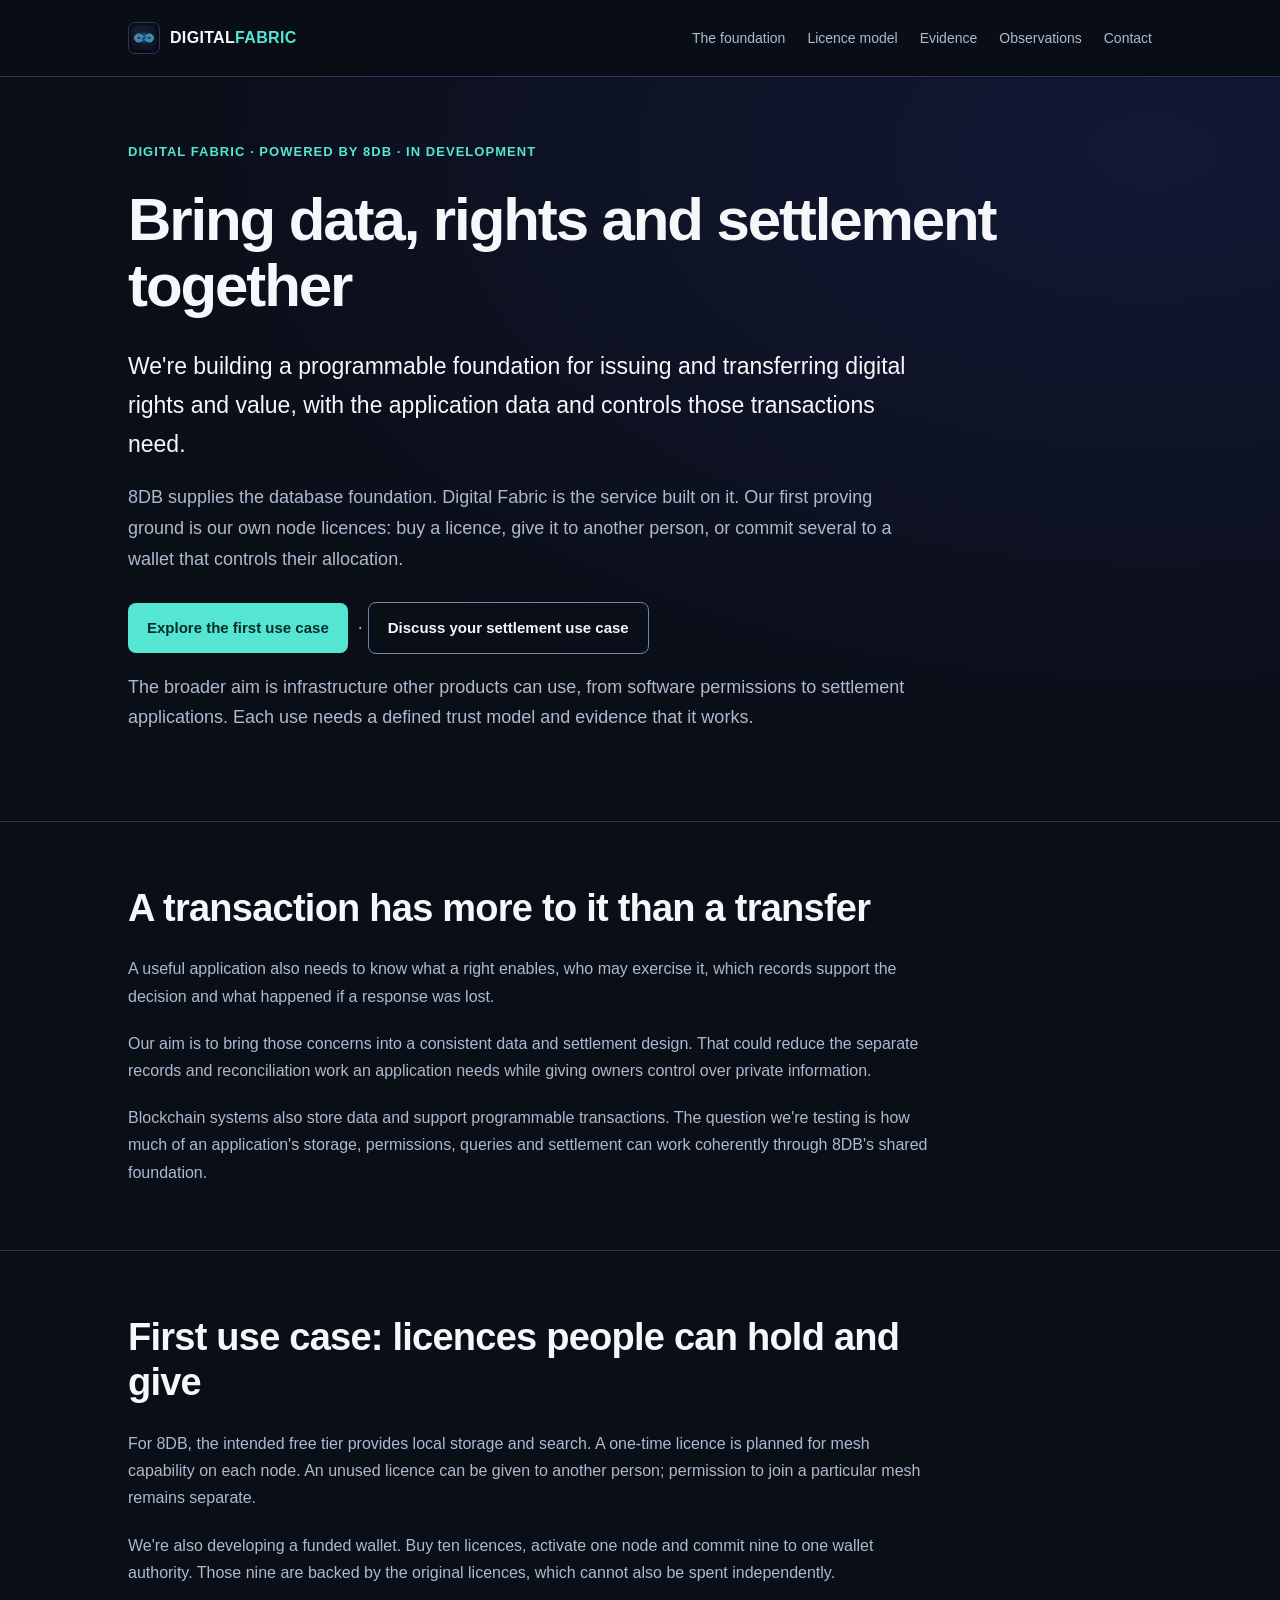
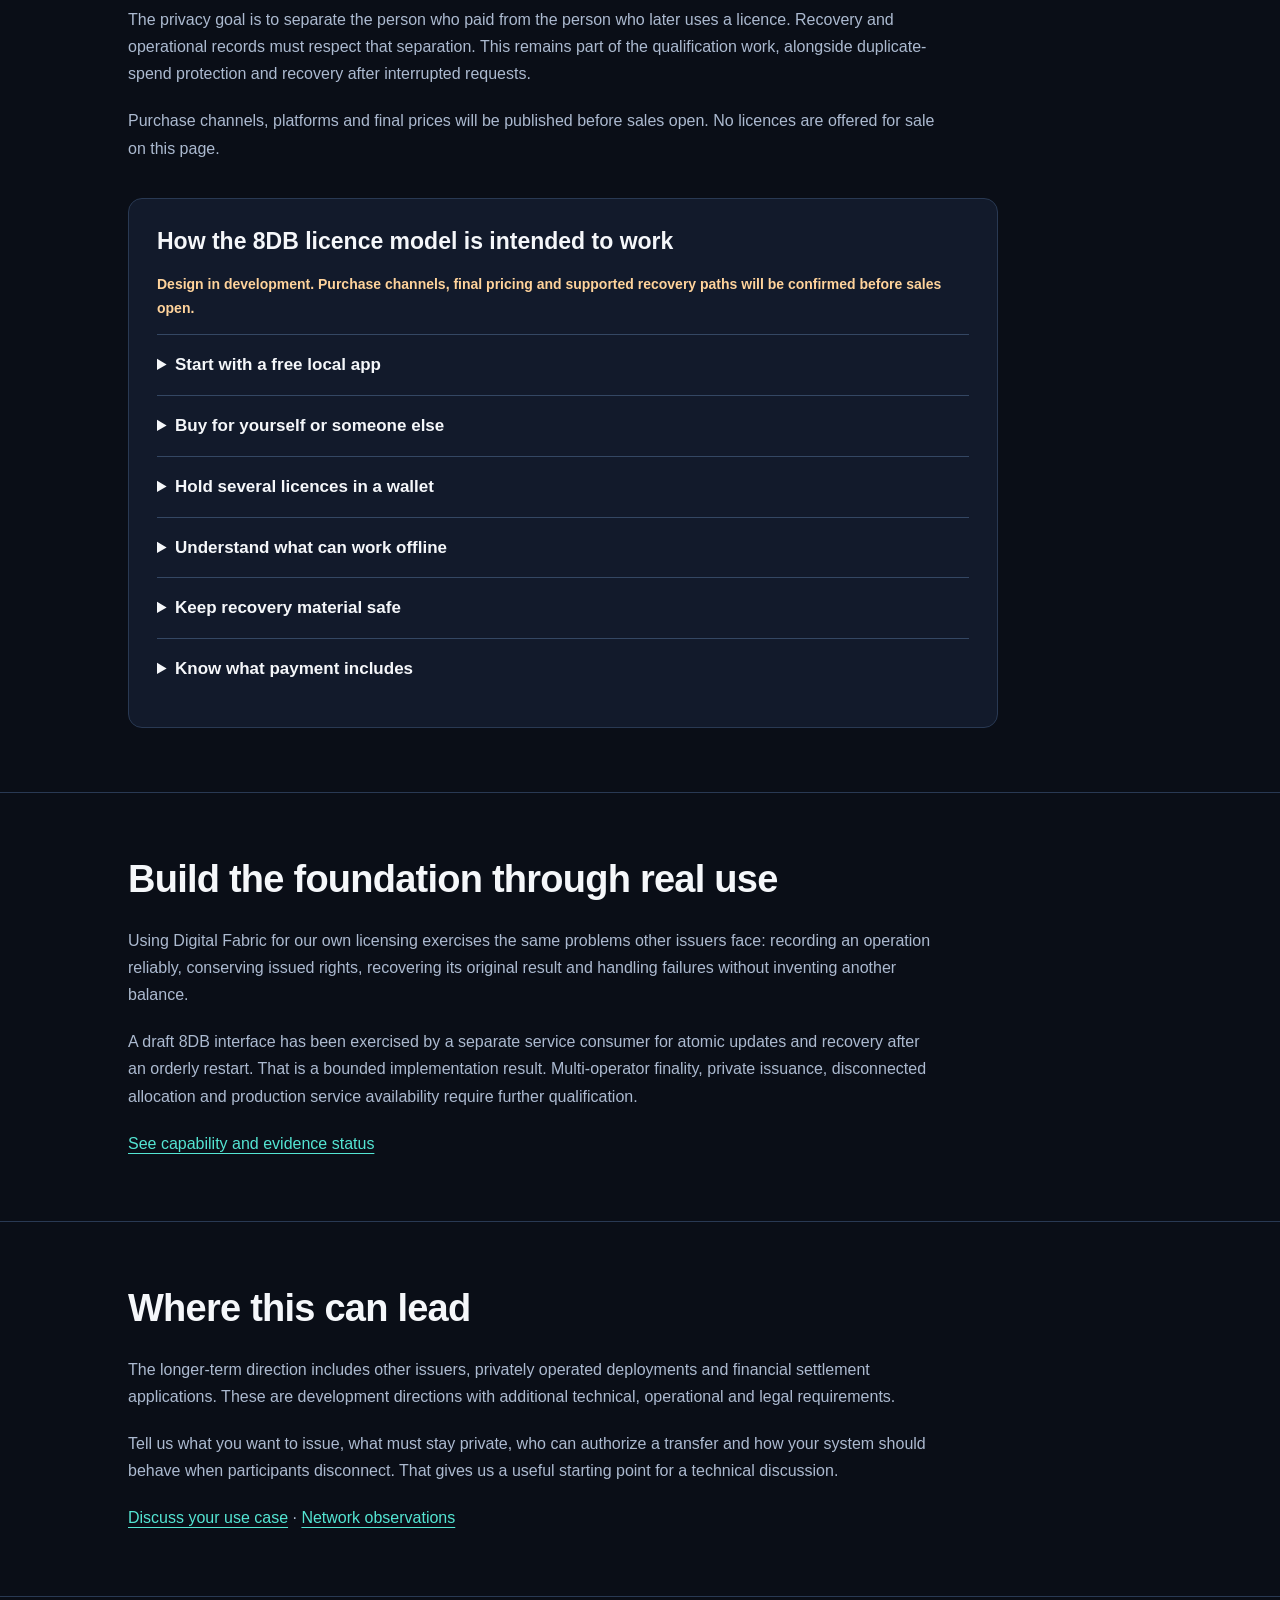
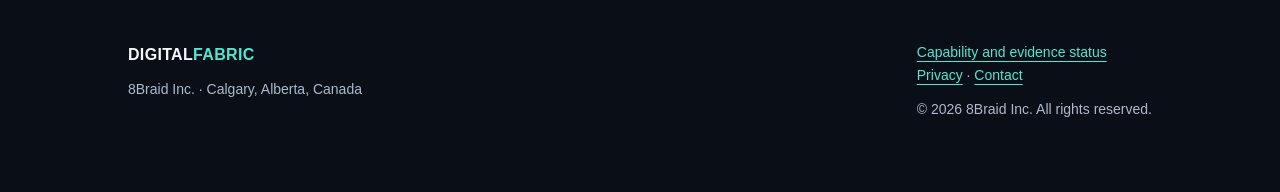
<file: index.html>
<!DOCTYPE html>
<html lang="en"><head>
<meta charset="utf-8"><meta name="viewport" content="width=device-width, initial-scale=1">
<title>Digital Fabric | Programmable data and settlement powered by 8DB</title><meta name="description" content="Explore Digital Fabric, a data and settlement foundation in development on 8DB. Node licences are our first proving ground for issuance, transfer and recovery.">
<meta name="theme-color" content="#0A0E17"><link rel="icon" href="assets/app-icon.svg" type="image/svg+xml">
<link rel="stylesheet" href="assets/css/foundation.css"><link rel="canonical" href="https://www.digital-fabric.com/">
<meta property="og:title" content="Digital Fabric | Programmable data and settlement powered by 8DB"><meta property="og:description" content="Explore Digital Fabric, a data and settlement foundation in development on 8DB. Node licences are our first proving ground for issuance, transfer and recovery."><meta property="og:type" content="website"><meta property="og:url" content="https://www.digital-fabric.com/"><meta property="og:image" content="https://www.digital-fabric.com/assets/app-icon.svg"><meta name="twitter:card" content="summary">
<script type="application/ld+json">{"@context":"https://schema.org","@graph":[{"@type":"Organization","@id":"https://8braid.com/#organization","name":"8Braid Inc.","url":"https://8braid.com/"},{"@type":"WebSite","@id":"https://www.digital-fabric.com/#website","url":"https://www.digital-fabric.com/","name":"Digital Fabric","publisher":{"@id":"https://8braid.com/#organization"}}]}</script>
</head><body><a class="skip" href="#main">Skip to content</a>
<nav aria-label="Main navigation"><div class="wrap nav-inner">
<a class="brand" href="./"><img src="assets/app-icon.svg" alt="" width="32" height="32"><span>DIGITAL<span class="brand-accent">FABRIC</span></span></a>
<ul><li><a href="index.html#substrate">The foundation</a></li><li><a href="index.html#licence-model">Licence model</a></li><li><a href="claims.html">Evidence</a></li><li><a href="explorer.html">Observations</a></li><li><a href="mailto:ashley@digital-fabric.com?subject=Digital%20Fabric%20settlement%20use%20case">Contact</a></li></ul>
</div></nav><main id="main"><header class="hero"><div class="wrap"><p class="kicker"><strong>Digital Fabric · Powered by 8DB · In development</strong></p><h1>Bring data, rights and settlement together</h1><div class="hero-copy"><p>We&#x27;re building a programmable foundation for issuing and transferring digital rights and value, with the application data and controls those transactions need.</p>
<p>8DB supplies the database foundation. Digital Fabric is the service built on it. Our first proving ground is our own node licences: buy a licence, give it to another person, or commit several to a wallet that controls their allocation.</p>
<p class="hero-actions"><a class="button primary" href="#licence-model">Explore the first use case</a> · <a class="button secondary" href="mailto:ashley@digital-fabric.com?subject=Digital%20Fabric%20settlement%20use%20case">Discuss your settlement use case</a></p>
<p>The broader aim is infrastructure other products can use, from software permissions to settlement applications. Each use needs a defined trust model and evidence that it works.</p></div></div></header><section id="substrate"><div class="wrap"><span id="why-now" class="anchor" aria-hidden="true"></span><h2>A transaction has more to it than a transfer</h2><div class="reading"><p>A useful application also needs to know what a right enables, who may exercise it, which records support the decision and what happened if a response was lost.</p>
<p>Our aim is to bring those concerns into a consistent data and settlement design. That could reduce the separate records and reconciliation work an application needs while giving owners control over private information.</p>
<p>Blockchain systems also store data and support programmable transactions. The question we&#x27;re testing is how much of an application&#x27;s storage, permissions, queries and settlement can work coherently through 8DB&#x27;s shared foundation.</p></div></div></section><section id="licence-model"><div class="wrap"><h2>First use case: licences people can hold and give</h2><div class="reading"><p>For 8DB, the intended free tier provides local storage and search. A one-time licence is planned for mesh capability on each node. An unused licence can be given to another person; permission to join a particular mesh remains separate.</p>
<p>We&#x27;re also developing a funded wallet. Buy ten licences, activate one node and commit nine to one wallet authority. Those nine are backed by the original licences, which cannot also be spent independently.</p>
<p>The privacy goal is to separate the person who paid from the person who later uses a licence. Recovery and operational records must respect that separation. This remains part of the qualification work, alongside duplicate-spend protection and recovery after interrupted requests.</p>
<p>Purchase channels, platforms and final prices will be published before sales open. No licences are offered for sale on this page.</p></div><div class="guide" id="licence-guide"><h3>How the 8DB licence model is intended to work</h3><p><strong>Design in development. Purchase channels, final pricing and supported recovery paths will be confirmed before sales open.</strong></p><details><summary>Start with a free local app</summary><div class="detail-body"><p>The planned free tier covers basic local storage and search. Mesh creation, joining and synchronization require the appropriate paid node capability. A licence to use those capabilities is separate from permission to join a particular mesh or read its data.</p></div></details><details><summary>Buy for yourself or someone else</summary><div class="detail-body"><p>The intended one-time purchase covers one node/device installation. You can apply an unused licence to your own node or give it to another person. It is not an unlimited-device purchase.</p>
<p>A QR code and a manual code are ways to pass the same claim. Copying that claim does not create additional licences. Acceptance needs a confirmed result from the responsible authority; a message being sent is not proof that activation has completed.</p>
<p>Store purchases must follow the applicable store&#x27;s rights, including restoration. The exact Apple purchase and redemption routes are still being resolved.</p></div></details><details><summary>Hold several licences in a wallet</summary><div class="detail-body"><p>The planned bulk flow is simple to describe: buy ten, use one, and commit nine to a wallet. That wallet&#x27;s authority then controls those nine allocations.</p>
<p>The distinction matters. Loading the wallet commits the original licences, so they cannot also be spent elsewhere. An available allocation, a reserved claim and an issued activation have different states. An old backup cannot reset those states or restore spent capacity.</p>
<p>A personal wallet remains separate from a corporate mesh unless you explicitly choose the relevant authority arrangement.</p></div></details><details><summary>Understand what can work offline</summary><div class="detail-body"><p>An already activated node can use its supported offline capabilities. Allocating another licence is a separate operation.</p>
<p>A local wallet authority may eventually support allocation without public internet access. That still requires a qualified way to reach the authority and prevent conflicting allocations. A copied claim alone cannot establish whether somebody else has already accepted it.</p>
<p>When the outcome is unknown, the app should let you keep the request and check it later. It should not show a completed activation or restored balance without confirmation.</p></div></details><details><summary>Keep recovery material safe</summary><div class="detail-body"><p>The intended recovery process retrieves the original result. It does not issue a fresh licence because a response was lost.</p>
<p>A purchase receipt may identify the buyer, but the buyer may have given the licence away. Recovery therefore needs the appropriate private proof. Losing a wallet key or the only usable recovery copy can prevent recovery; a support account cannot simply replace the spending authority.</p>
<p>Restoring a backup may require checking the current history before allocating more licences. Removing local files does not cancel pending transfers, recall issued licences or refund a payment.</p></div></details><details><summary>Know what payment includes</summary><div class="detail-body"><p>Before any sale, the offer will identify the licence class, number of nodes, price, currency, taxes, channel and material limits. Optional hosted relay or other services would have their own clearly stated terms and charges.</p>
<p>Refunds follow the selling channel and applicable consumer rights. Refunding a payment and reversing an anonymous allocation are different operations. No sale is offered by this explanatory page.</p>
<p><a href="mailto:ashley@digital-fabric.com?subject=8DB%20licence%20model">Ask about this model</a> · <a href="claims.html">Check capability status</a></p></div></details></div></div></section><section id="status"><div class="wrap"><h2>Build the foundation through real use</h2><div class="reading"><p>Using Digital Fabric for our own licensing exercises the same problems other issuers face: recording an operation reliably, conserving issued rights, recovering its original result and handling failures without inventing another balance.</p>
<p>A draft 8DB interface has been exercised by a separate service consumer for atomic updates and recovery after an orderly restart. That is a bounded implementation result. Multi-operator finality, private issuance, disconnected allocation and production service availability require further qualification.</p>
<p><a href="claims.html">See capability and evidence status</a></p></div></div></section><section id="contact"><div class="wrap"><h2>Where this can lead</h2><div class="reading"><p>The longer-term direction includes other issuers, privately operated deployments and financial settlement applications. These are development directions with additional technical, operational and legal requirements.</p>
<p>Tell us what you want to issue, what must stay private, who can authorize a transfer and how your system should behave when participants disconnect. That gives us a useful starting point for a technical discussion.</p>
<p><a href="mailto:ashley@digital-fabric.com?subject=Digital%20Fabric%20settlement%20use%20case">Discuss your use case</a> · <a href="explorer.html">Network observations</a></p></div></div></section></main><footer><div class="wrap footer-inner"><div><a class="brand" href="./">DIGITAL<span class="brand-accent">FABRIC</span></a><p>8Braid Inc. · Calgary, Alberta, Canada</p></div><div><a href="claims.html">Capability and evidence status</a><br><a href="privacy.html">Privacy</a> · <a href="mailto:ashley@digital-fabric.com">Contact</a><p>© 2026 8Braid Inc. All rights reserved.</p></div></div></footer>
<script defer src="/assets/js/measurement.js" data-site="digital-fabric" data-measurement-id="G-C9G5HLJGDB"></script></body></html>
</file>
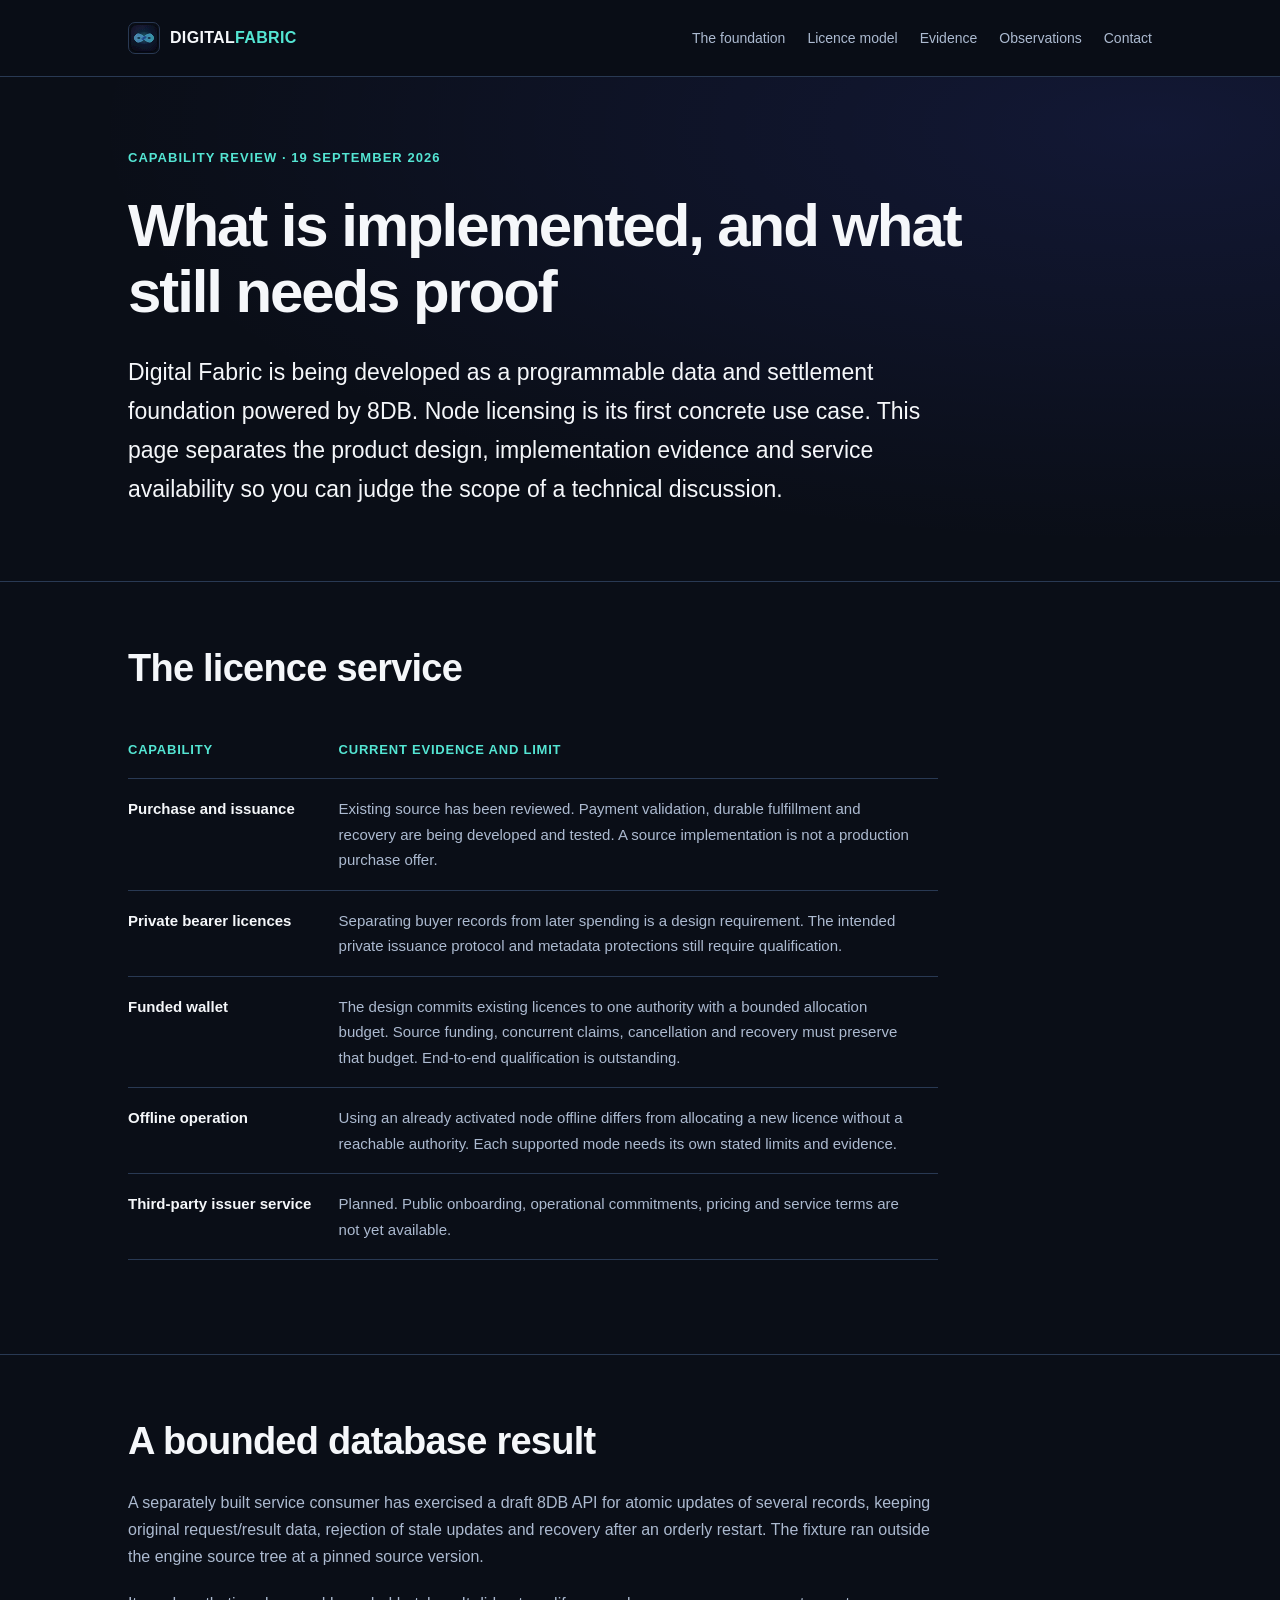
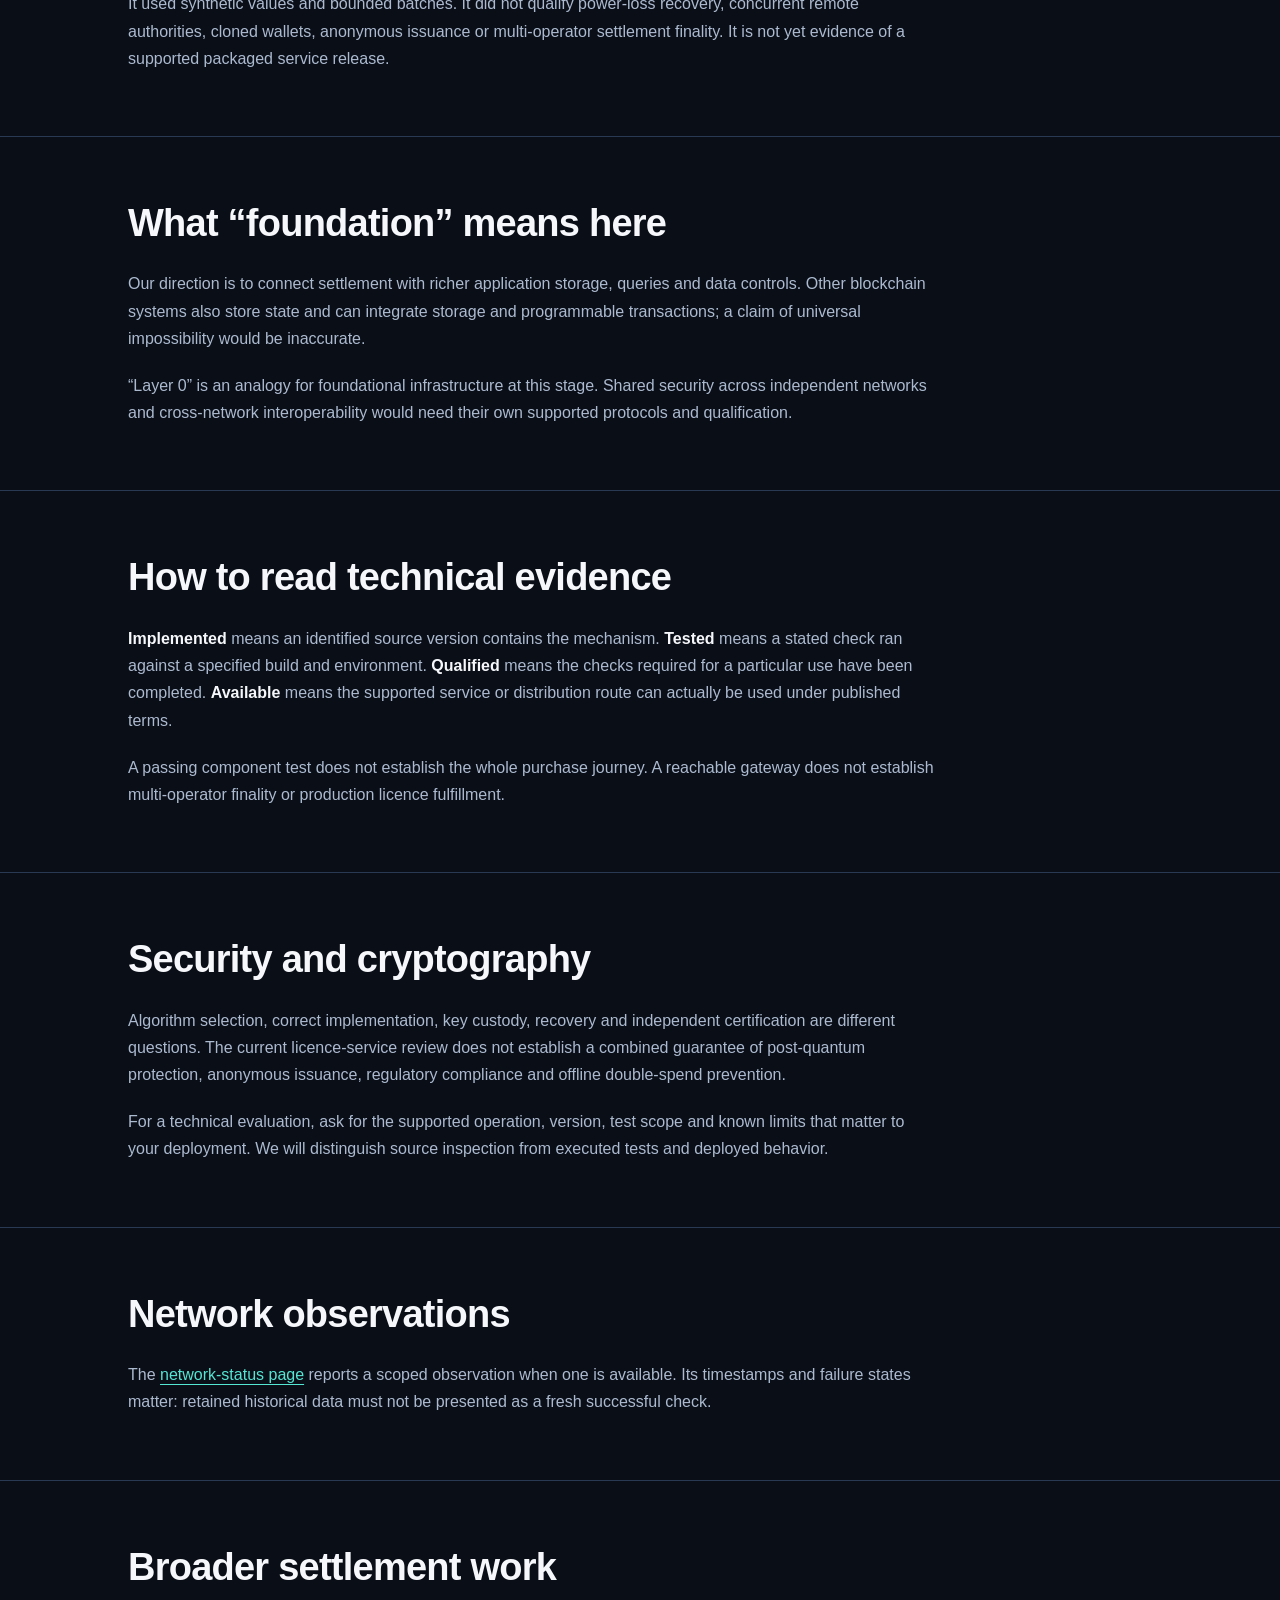
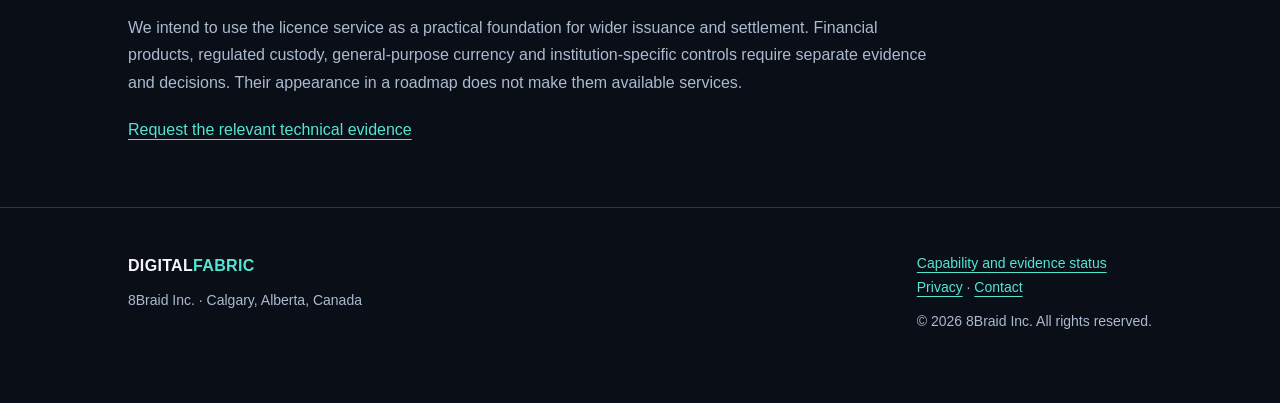
<file: claims.html>
<!DOCTYPE html>
<html lang="en"><head>
<meta charset="utf-8"><meta name="viewport" content="width=device-width, initial-scale=1">
<title>Digital Fabric | Capabilities and evidence</title><meta name="description" content="The Digital Fabric licence-service design, bounded 8DB test evidence, qualification work and availability, reviewed 19 September 2026.">
<meta name="theme-color" content="#0A0E17"><link rel="icon" href="assets/app-icon.svg" type="image/svg+xml">
<link rel="stylesheet" href="assets/css/foundation.css"><link rel="canonical" href="https://www.digital-fabric.com/claims.html">
<meta property="og:title" content="Digital Fabric | Capabilities and evidence"><meta property="og:description" content="The Digital Fabric licence-service design, bounded 8DB test evidence, qualification work and availability, reviewed 19 September 2026."><meta property="og:type" content="website"><meta property="og:url" content="https://www.digital-fabric.com/claims.html"><meta property="og:image" content="https://www.digital-fabric.com/assets/app-icon.svg"><meta name="twitter:card" content="summary">
<script type="application/ld+json">{"@context":"https://schema.org","@graph":[{"@type":"Organization","@id":"https://8braid.com/#organization","name":"8Braid Inc.","url":"https://8braid.com/"},{"@type":"WebSite","@id":"https://www.digital-fabric.com/#website","url":"https://www.digital-fabric.com/","name":"Digital Fabric","publisher":{"@id":"https://8braid.com/#organization"}}]}</script>
</head><body><a class="skip" href="#main">Skip to content</a>
<nav aria-label="Main navigation"><div class="wrap nav-inner">
<a class="brand" href="./"><img src="assets/app-icon.svg" alt="" width="32" height="32"><span>DIGITAL<span class="brand-accent">FABRIC</span></span></a>
<ul><li><a href="index.html#substrate">The foundation</a></li><li><a href="index.html#licence-model">Licence model</a></li><li><a href="claims.html">Evidence</a></li><li><a href="explorer.html">Observations</a></li><li><a href="mailto:ashley@digital-fabric.com?subject=Digital%20Fabric%20settlement%20use%20case">Contact</a></li></ul>
</div></nav><main id="main"><header class="hero compact"><div class="wrap"><p class="kicker"><strong>Capability review · 19 September 2026</strong></p><h1>What is implemented, and what still needs proof</h1><div class="hero-copy"><p>Digital Fabric is being developed as a programmable data and settlement foundation powered by 8DB. Node licensing is its first concrete use case. This page separates the product design, implementation evidence and service availability so you can judge the scope of a technical discussion.</p></div></div></header><section id="evidence-1"><div class="wrap"><h2>The licence service</h2><div class="reading"><div class="table-wrap"><table><caption class="sr-only">Licence service development status</caption><thead><tr><th scope="col">Capability</th><th scope="col">Current evidence and limit</th></tr></thead><tbody>
<tr><th scope="row">Purchase and issuance</th><td>Existing source has been reviewed. Payment validation, durable fulfillment and recovery are being developed and tested. A source implementation is not a production purchase offer.</td></tr>
<tr><th scope="row">Private bearer licences</th><td>Separating buyer records from later spending is a design requirement. The intended private issuance protocol and metadata protections still require qualification.</td></tr>
<tr><th scope="row">Funded wallet</th><td>The design commits existing licences to one authority with a bounded allocation budget. Source funding, concurrent claims, cancellation and recovery must preserve that budget. End-to-end qualification is outstanding.</td></tr>
<tr><th scope="row">Offline operation</th><td>Using an already activated node offline differs from allocating a new licence without a reachable authority. Each supported mode needs its own stated limits and evidence.</td></tr>
<tr><th scope="row">Third-party issuer service</th><td>Planned. Public onboarding, operational commitments, pricing and service terms are not yet available.</td></tr>
</tbody></table></div></div></div></section><section id="evidence-2"><div class="wrap"><h2>A bounded database result</h2><div class="reading"><p>A separately built service consumer has exercised a draft 8DB API for atomic updates of several records, keeping original request/result data, rejection of stale updates and recovery after an orderly restart. The fixture ran outside the engine source tree at a pinned source version.</p>
<p>It used synthetic values and bounded batches. It did not qualify power-loss recovery, concurrent remote authorities, cloned wallets, anonymous issuance or multi-operator settlement finality. It is not yet evidence of a supported packaged service release.</p></div></div></section><section id="evidence-3"><div class="wrap"><h2>What “foundation” means here</h2><div class="reading"><p>Our direction is to connect settlement with richer application storage, queries and data controls. Other blockchain systems also store state and can integrate storage and programmable transactions; a claim of universal impossibility would be inaccurate.</p>
<p>“Layer 0” is an analogy for foundational infrastructure at this stage. Shared security across independent networks and cross-network interoperability would need their own supported protocols and qualification.</p></div></div></section><section id="evidence-4"><div class="wrap"><h2>How to read technical evidence</h2><div class="reading"><p><strong>Implemented</strong> means an identified source version contains the mechanism. <strong>Tested</strong> means a stated check ran against a specified build and environment. <strong>Qualified</strong> means the checks required for a particular use have been completed. <strong>Available</strong> means the supported service or distribution route can actually be used under published terms.</p>
<p>A passing component test does not establish the whole purchase journey. A reachable gateway does not establish multi-operator finality or production licence fulfillment.</p></div></div></section><section id="evidence-5"><div class="wrap"><h2>Security and cryptography</h2><div class="reading"><p>Algorithm selection, correct implementation, key custody, recovery and independent certification are different questions. The current licence-service review does not establish a combined guarantee of post-quantum protection, anonymous issuance, regulatory compliance and offline double-spend prevention.</p>
<p>For a technical evaluation, ask for the supported operation, version, test scope and known limits that matter to your deployment. We will distinguish source inspection from executed tests and deployed behavior.</p></div></div></section><section id="evidence-6"><div class="wrap"><h2>Network observations</h2><div class="reading"><p>The <a href="explorer.html">network-status page</a> reports a scoped observation when one is available. Its timestamps and failure states matter: retained historical data must not be presented as a fresh successful check.</p></div></div></section><section id="evidence-7"><div class="wrap"><h2>Broader settlement work</h2><div class="reading"><p>We intend to use the licence service as a practical foundation for wider issuance and settlement. Financial products, regulated custody, general-purpose currency and institution-specific controls require separate evidence and decisions. Their appearance in a roadmap does not make them available services.</p>
<p><a href="mailto:ashley@digital-fabric.com?subject=Digital%20Fabric%20evidence%20request">Request the relevant technical evidence</a></p></div></div></section></main><footer><div class="wrap footer-inner"><div><a class="brand" href="./">DIGITAL<span class="brand-accent">FABRIC</span></a><p>8Braid Inc. · Calgary, Alberta, Canada</p></div><div><a href="claims.html">Capability and evidence status</a><br><a href="privacy.html">Privacy</a> · <a href="mailto:ashley@digital-fabric.com">Contact</a><p>© 2026 8Braid Inc. All rights reserved.</p></div></div></footer>
<script defer src="/assets/js/measurement.js" data-site="digital-fabric" data-measurement-id="G-C9G5HLJGDB"></script></body></html>
</file>
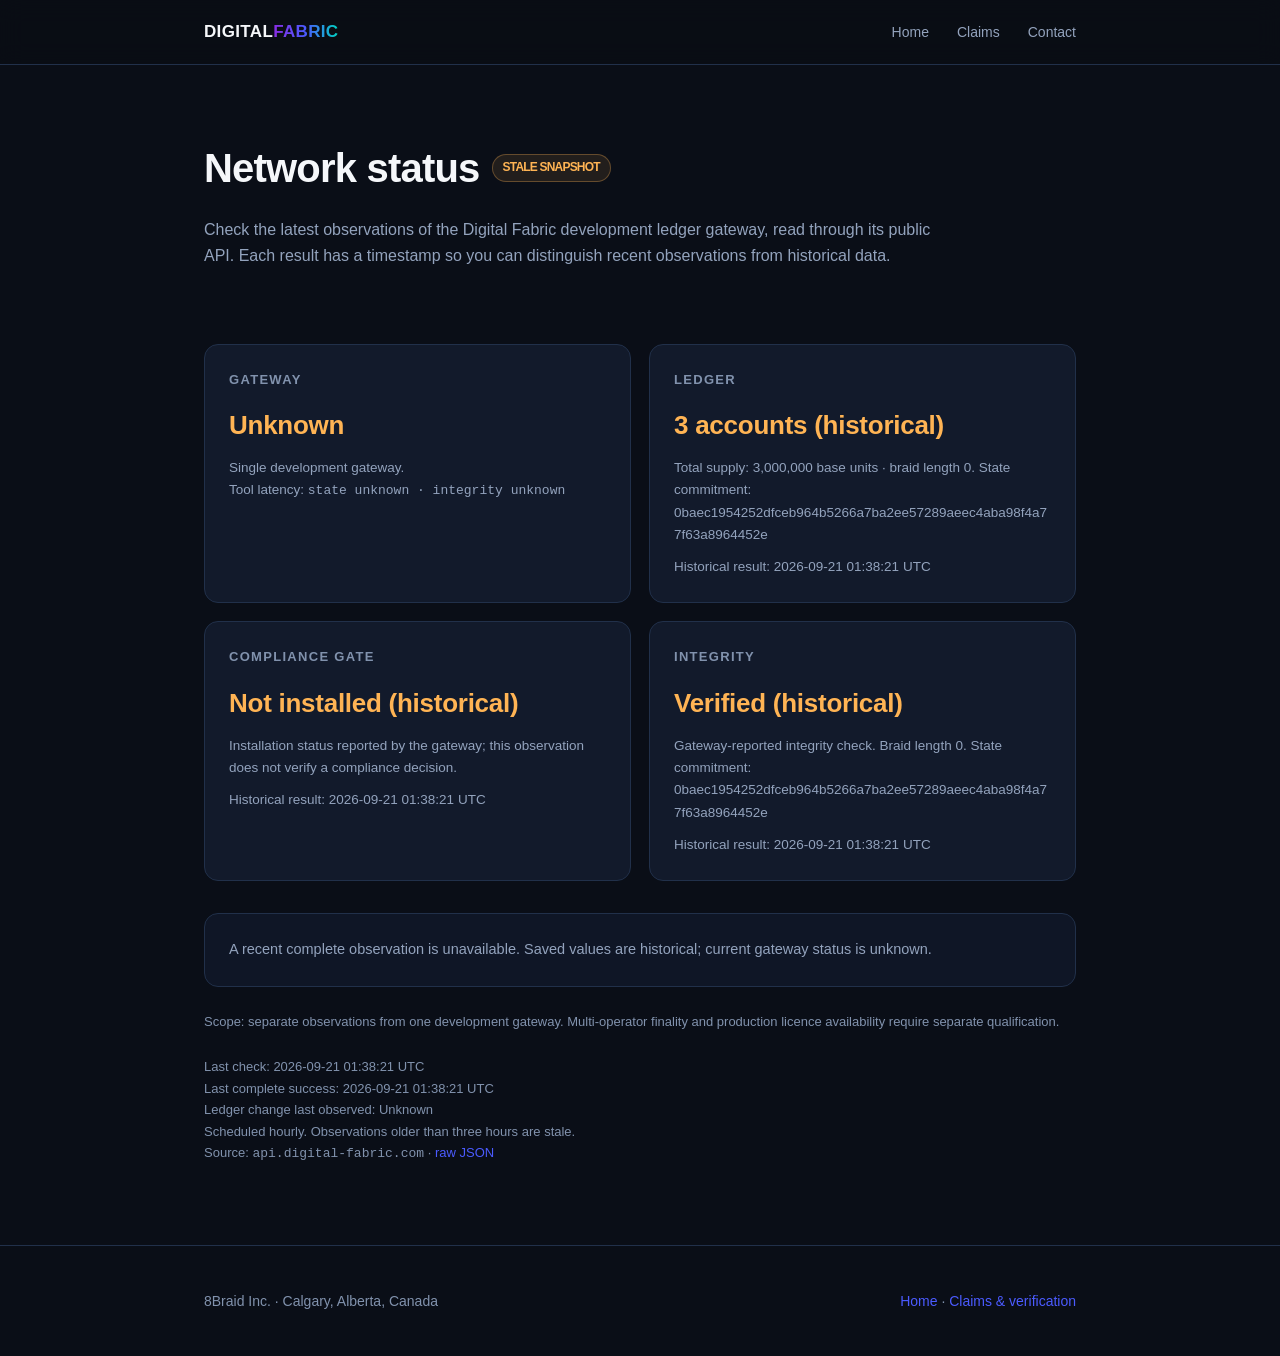
<file: explorer.html>
<!DOCTYPE html>
<html lang="en">
<head>
<meta charset="utf-8">
<meta name="viewport" content="width=device-width, initial-scale=1">
<title>Network Status: Digital Fabric</title>
<meta name="description" content="Dated observations of the Digital Fabric development ledger gateway, with explicit freshness and source information.">
<meta name="theme-color" content="#0A0E17">
<link rel="icon" href="assets/app-icon.svg" type="image/svg+xml">

<style>
:root{
  --bg:#0A0E17; --bg2:#0f1626; --panel:#121a2b; --line:#21304a;
  --text:#F5F7FA; --muted:#93a3bd; --dim:#8192ad;
  --accent:#4B5BFF; --accent2:#00D1C1; --warn:#ffb454;
}
*{margin:0;padding:0;box-sizing:border-box}
body{background:var(--bg);color:var(--text);font:16px/1.65 -apple-system,BlinkMacSystemFont,"Segoe UI",Roboto,Helvetica,Arial,sans-serif;-webkit-font-smoothing:antialiased}
a{color:var(--accent);text-decoration:none}
a:hover{text-decoration:underline}
.wrap{max-width:920px;margin:0 auto;padding:0 24px}
nav{position:sticky;top:0;background:rgba(10,14,20,.85);backdrop-filter:blur(12px);border-bottom:1px solid var(--line);z-index:10}
nav .wrap{display:flex;align-items:center;justify-content:space-between;height:64px}
.brand{font-weight:700;letter-spacing:.02em;color:var(--text);font-size:17px}
.brand span{background:linear-gradient(90deg,#8A2BE2,#4B5BFF,#00D1C1);-webkit-background-clip:text;background-clip:text;color:transparent}
nav ul{display:flex;gap:28px;list-style:none;align-items:center}
nav ul a{color:var(--muted);font-size:14px}
header{padding:70px 0 10px}
h1{display:flex;flex-wrap:wrap;gap:12px;align-items:center;font-size:clamp(28px,4vw,40px);letter-spacing:-.02em}
.lede{margin-top:16px;color:var(--muted);max-width:740px;font-size:16px}
section{padding:36px 0 80px}
.grid{display:grid;gap:18px;grid-template-columns:repeat(2,minmax(0,1fr));margin-top:28px}
.card{background:var(--panel);border:1px solid var(--line);border-radius:14px;padding:24px}
.card h3{font-size:13px;letter-spacing:.1em;text-transform:uppercase;color:var(--dim);margin-bottom:14px;font-weight:600}
.big{font-size:26px;font-weight:700;letter-spacing:-.01em}
.big.ok{color:var(--accent2)}
.big.warn{color:var(--warn)}
.card .det{overflow-wrap:anywhere;margin-top:10px;color:var(--muted);font-size:13.5px}
.mono{font-family:ui-monospace,SFMono-Regular,Menlo,monospace;font-size:13px;word-break:break-all}
.pill{display:inline-block;font-size:12px;font-weight:600;padding:3px 10px;border-radius:999px;vertical-align:middle}
#lat{word-break:normal}
.p-ok{background:rgba(126,224,192,.12);color:var(--accent2);border:1px solid rgba(126,224,192,.35)}
.p-warn{background:rgba(255,180,84,.1);color:var(--warn);border:1px solid rgba(255,180,84,.3)}
.note{background:var(--bg2);border:1px solid var(--line);border-radius:14px;padding:24px;margin-top:32px;color:var(--muted);font-size:14.5px}
.asof{margin-top:24px;color:var(--dim);font-size:13px}
footer{border-top:1px solid var(--line);padding:44px 0;color:var(--dim);font-size:14px}
footer .wrap{display:flex;justify-content:space-between;gap:24px;flex-wrap:wrap}
@media(max-width:600px){.grid{grid-template-columns:minmax(0,1fr)}nav .wrap{height:auto;min-height:64px;flex-wrap:wrap;gap:16px;padding-top:12px;padding-bottom:12px}nav ul{gap:14px}nav ul a{font-size:13px}.brand{font-size:15px}header{padding-top:44px}}
</style>
<link rel="canonical" href="https://www.digital-fabric.com/explorer.html">
<meta property="og:title" content="Network Status: Digital Fabric"><meta property="og:description" content="Dated observations of the Digital Fabric development ledger gateway, with explicit freshness and source information."><meta property="og:type" content="website"><meta property="og:url" content="https://www.digital-fabric.com/explorer.html"><meta name="twitter:card" content="summary">
</head>
<body>

<nav>
  <div class="wrap">
    <a href="index.html" style="text-decoration:none"><div class="brand">DIGITAL<span>FABRIC</span></div></a>
    <ul>
      <li><a href="index.html">Home</a></li>
      <li><a href="claims.html">Claims</a></li>
      <li><a href="mailto:ashley@digital-fabric.com">Contact</a></li>
    </ul>
  </div>
</nav>

<header>
  <div class="wrap">
    <h1>Network status <span class="pill p-warn" id="live-pill">STATUS UNKNOWN</span></h1>
    <p class="lede">Check the latest observations of the Digital Fabric development ledger gateway, read through its public API. Each result has a timestamp so you can distinguish recent observations from historical data.</p>
  </div>
</header>

<section>
  <div class="wrap">
    <div class="grid">
      <div class="card">
        <h3>Gateway</h3>
        <div class="big warn" id="gw">Unknown</div>
        <div class="det">Single development gateway.<br>Tool latency: <span id="lat" class="mono">—</span></div>
      </div>
      <div class="card">
        <h3>Ledger</h3>
        <div class="big warn" id="ledger-status">Unknown</div>
        <div class="det" id="ledger-det">No valid observation is available.</div>
        <div class="det" id="ledger-time">Last success: Unknown</div>
      </div>
      <div class="card">
        <h3>Compliance gate</h3>
        <div class="big warn" id="gate-status">Unknown</div>
        <div class="det" id="gate-det">No valid observation is available.</div>
        <div class="det" id="gate-time">Last success: Unknown</div>
      </div>
      <div class="card">
        <h3>Integrity</h3>
        <div class="big warn" id="verify-status">Unknown</div>
        <div class="det" id="verify-det">No valid observation is available.</div>
        <div class="det" id="verify-time">Last success: Unknown</div>
      </div>
    </div>

    <div class="note" id="state-note" role="status">A recent complete observation is unavailable. Current gateway status is unknown.</div>
    <p class="asof">Scope: separate observations from one development gateway. Multi-operator finality and production licence availability require separate qualification.</p>
    <noscript><p class="note">JavaScript is required to display the saved observations. You can inspect the raw JSON below.</p></noscript>

    <div class="asof">Last check: <span id="asof">Unknown</span><br>
      Last complete success: <span id="last-success">Unknown</span><br>
      Ledger change last observed: <span id="last-change">Unknown</span><br>
      Scheduled hourly. Observations older than three hours are stale.<br>
      Source: <span class="mono">api.digital-fabric.com</span> · <a href="data/ledger-status.json">raw JSON</a></div>
  </div>
</section>

<footer>
  <div class="wrap">
    <div>8Braid Inc. · Calgary, Alberta, Canada</div>
    <div><a href="index.html">Home</a> · <a href="claims.html">Claims &amp; verification</a></div>
  </div>
</footer>

<script defer src="assets/js/ledger-status.js"></script>

<script defer src="/assets/js/measurement.js" data-site="digital-fabric" data-measurement-id="G-C9G5HLJGDB"></script>
</body>
</html>
</file>
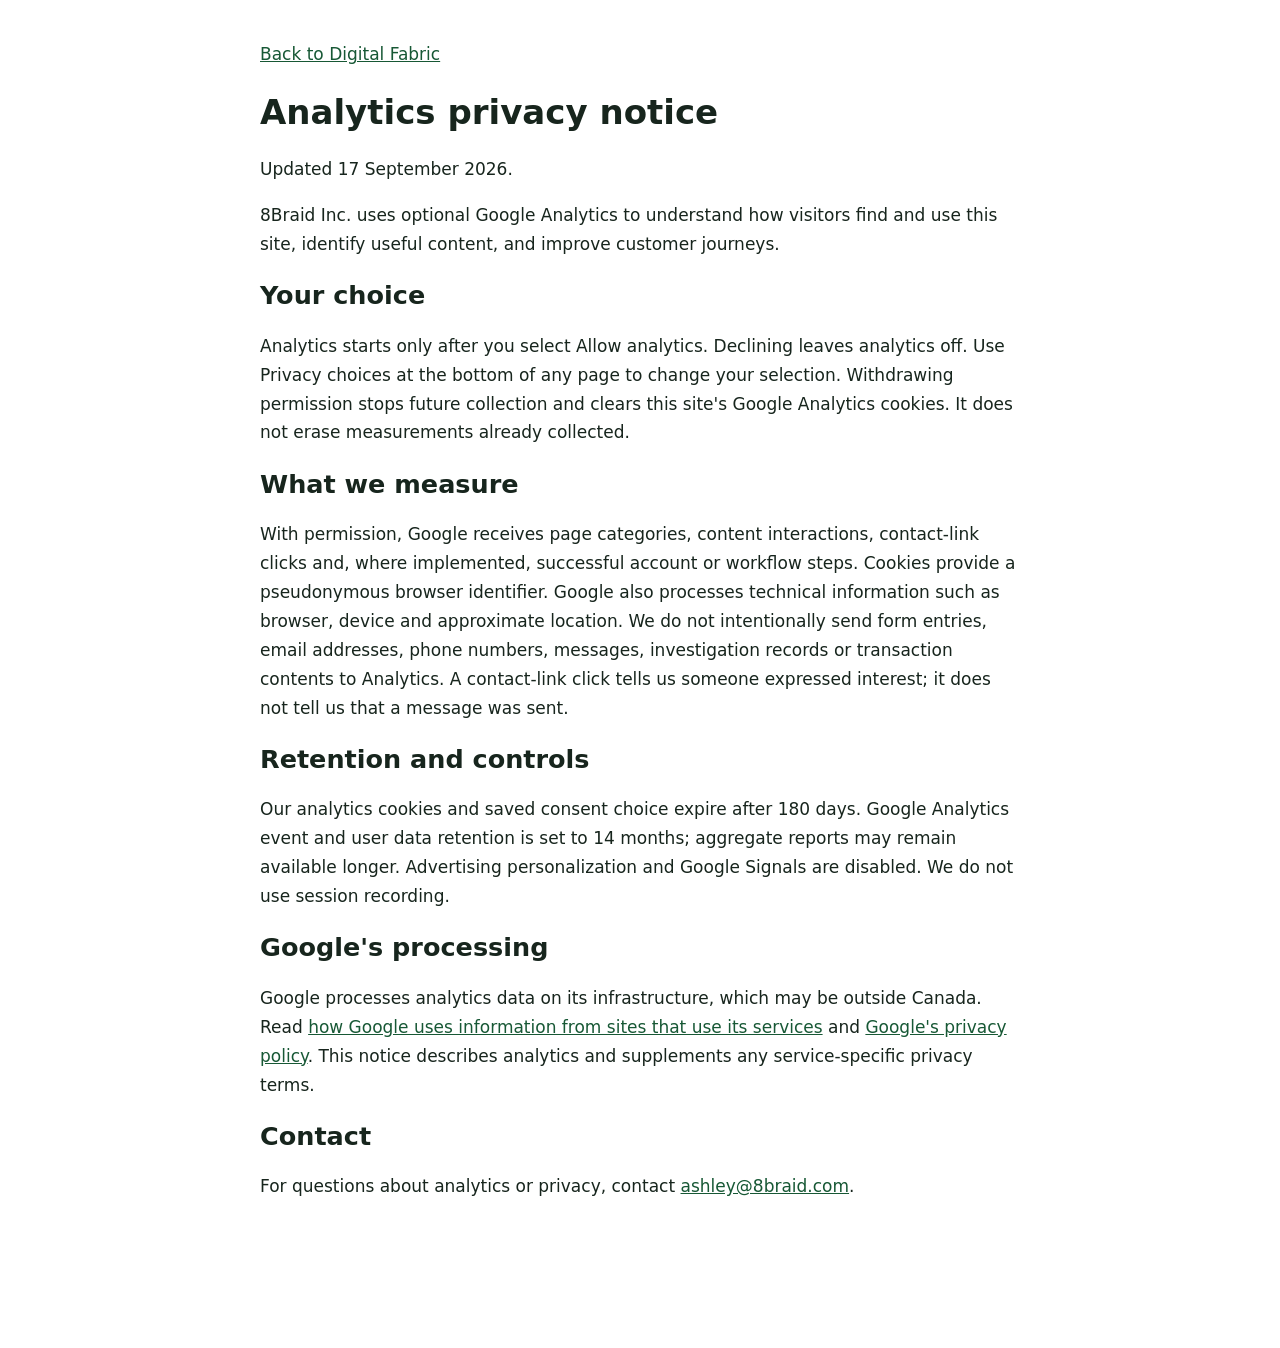
<file: privacy.html>
<!doctype html><html lang="en"><head><meta charset="utf-8"><meta name="viewport" content="width=device-width,initial-scale=1"><title>Analytics privacy | Digital Fabric</title><meta name="description" content="How Digital Fabric uses optional analytics and how to manage your privacy choices."><style>body{max-width:760px;margin:40px auto;padding:0 24px 90px;font:17px/1.7 system-ui;color:#17251d}a{color:#175835}h1,h2{line-height:1.2}</style><link rel="canonical" href="https://www.digital-fabric.com/privacy.html">
<meta property="og:title" content="Analytics privacy | Digital Fabric"><meta property="og:description" content="How Digital Fabric uses optional analytics and how to manage your privacy choices."><meta property="og:type" content="website"><meta property="og:url" content="https://www.digital-fabric.com/privacy.html"><meta name="twitter:card" content="summary">
</head><body><a href="/">Back to Digital Fabric</a><h1>Analytics privacy notice</h1><p>Updated 17 September 2026.</p><p>8Braid Inc. uses optional Google Analytics to understand how visitors find and use this site, identify useful content, and improve customer journeys.</p><h2>Your choice</h2><p>Analytics starts only after you select Allow analytics. Declining leaves analytics off. Use Privacy choices at the bottom of any page to change your selection. Withdrawing permission stops future collection and clears this site's Google Analytics cookies. It does not erase measurements already collected.</p><h2>What we measure</h2><p>With permission, Google receives page categories, content interactions, contact-link clicks and, where implemented, successful account or workflow steps. Cookies provide a pseudonymous browser identifier. Google also processes technical information such as browser, device and approximate location. We do not intentionally send form entries, email addresses, phone numbers, messages, investigation records or transaction contents to Analytics. A contact-link click tells us someone expressed interest; it does not tell us that a message was sent.</p><h2>Retention and controls</h2><p>Our analytics cookies and saved consent choice expire after 180 days. Google Analytics event and user data retention is set to 14 months; aggregate reports may remain available longer. Advertising personalization and Google Signals are disabled. We do not use session recording.</p><h2>Google's processing</h2><p>Google processes analytics data on its infrastructure, which may be outside Canada. Read <a href="https://policies.google.com/technologies/partner-sites">how Google uses information from sites that use its services</a> and <a href="https://policies.google.com/privacy">Google's privacy policy</a>. This notice describes analytics and supplements any service-specific privacy terms.</p><h2>Contact</h2><p>For questions about analytics or privacy, contact <a href="mailto:ashley@8braid.com">ashley@8braid.com</a>.</p><script defer src="/assets/js/measurement.js" data-site="digital-fabric" data-measurement-id="G-C9G5HLJGDB"></script>
</body></html>
</file>
